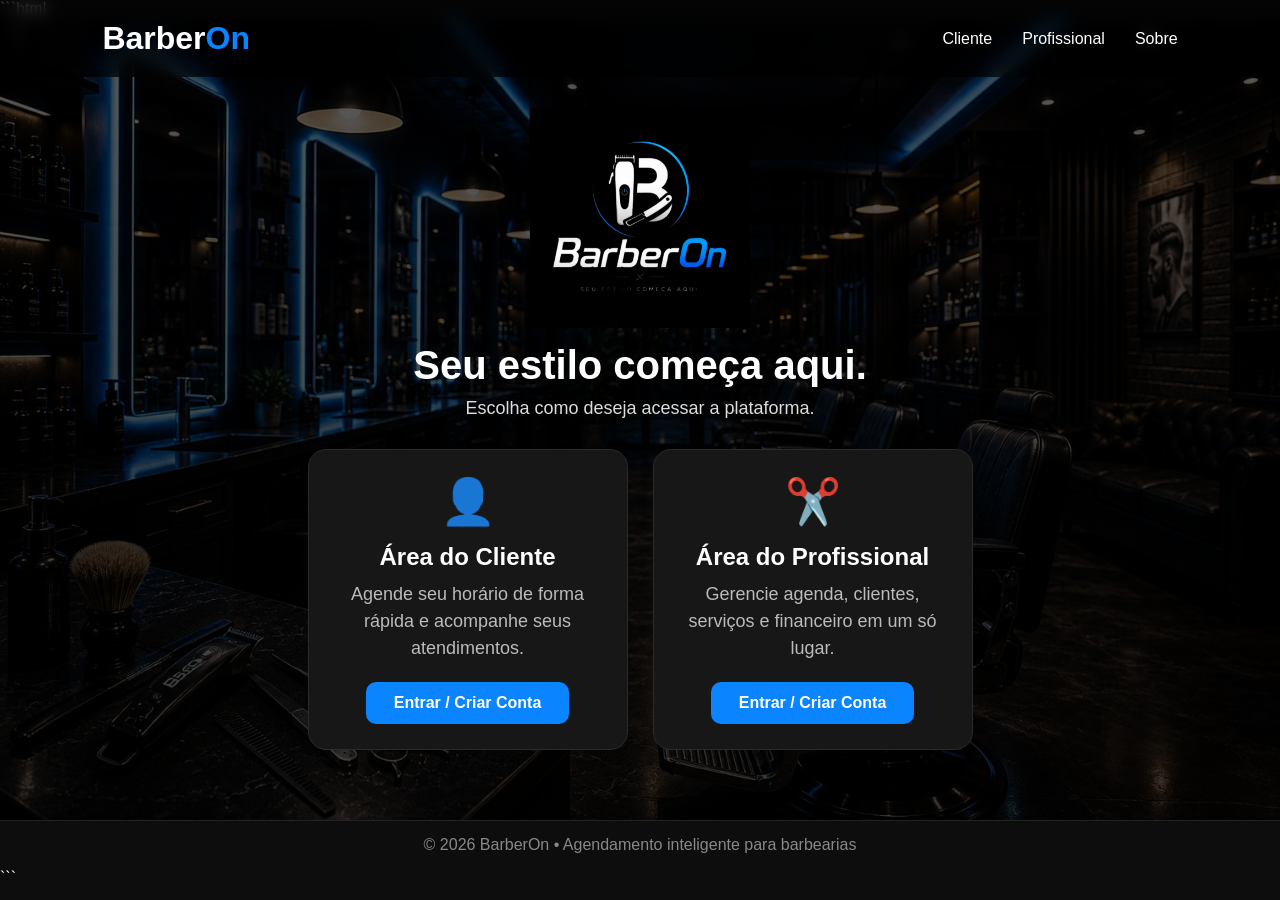
<file: index.html>
```html
<!DOCTYPE html>
<html lang="pt-BR">
<head>
<meta charset="UTF-8">
<meta name="viewport" content="width=device-width, initial-scale=1.0">

<title>BarberOn</title>

<link rel="stylesheet" href="style.css">

</head>

<body>

<nav class="navbar">

    <div class="logo-nav">
        Barber<span>On</span>
    </div>

    <ul>
        <li><a href="cliente.html">Cliente</a></li>
        <li><a href="profissional.html">Profissional</a></li>
        <li><a href="#">Sobre</a></li>
    </ul>

</nav>

<header class="hero">

    <div class="overlay">

        <img src="logo.png" class="logo" alt="BarberOn">

        <h1>Seu estilo começa aqui.</h1>

        <p>Escolha como deseja acessar a plataforma.</p>

        <div class="cards">

            <div class="card">

                <div class="icon">👤</div>

                <h2>Área do Cliente</h2>

                <p>
                    Agende seu horário de forma rápida e acompanhe seus atendimentos.
                </p>

                <a href="cliente.html" class="btn">
                    Entrar / Criar Conta
                </a>

            </div>

            <div class="card">

                <div class="icon">✂️</div>

                <h2>Área do Profissional</h2>

                <p>
                    Gerencie agenda, clientes, serviços e financeiro em um só lugar.
                </p>

                <a href="profissional.html" class="btn">
                    Entrar / Criar Conta
                </a>

            </div>

        </div>

    </div>

</header>

<footer>

    © 2026 BarberOn • Agendamento inteligente para barbearias

</footer>

</body>
</html>
```
</file>
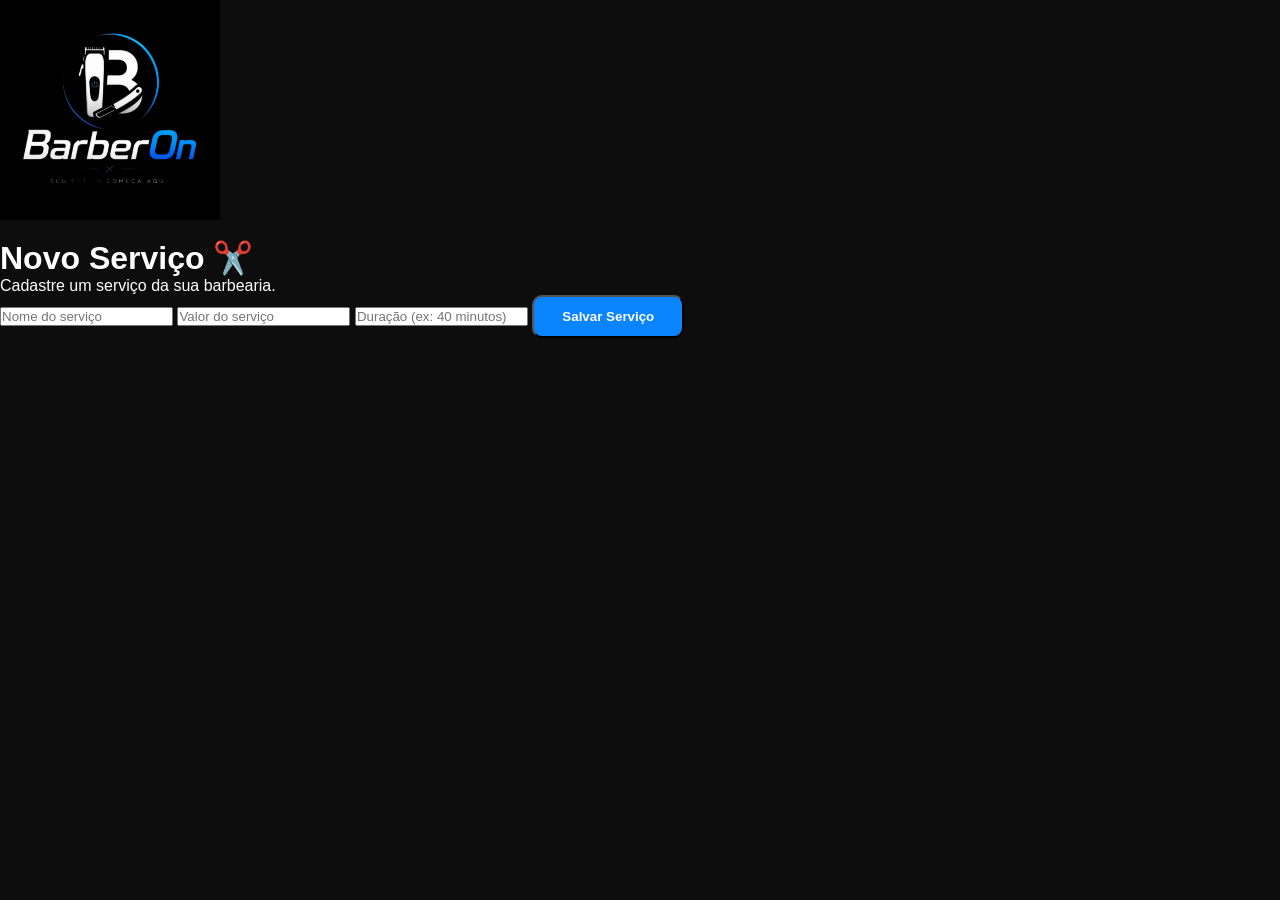
<file: adicionar_servico.html>
<!DOCTYPE html>
<html lang="pt-BR">

<head>

<meta charset="UTF-8">
<meta name="viewport" content="width=device-width, initial-scale=1.0">

<title>Adicionar Serviço - BarberOn</title>

<link rel="stylesheet" href="style.css">

</head>

<body>

<div class="tela-central">

<div class="formulario-servico">

<img src="logo.png" class="logo">

<h1>Novo Serviço ✂️</h1>

<p>Cadastre um serviço da sua barbearia.</p>


<input id="nomeServico" type="text" placeholder="Nome do serviço">

<input id="valorServico" type="text" placeholder="Valor do serviço">

<input id="duracaoServico" type="text" placeholder="Duração (ex: 40 minutos)">


<button type="button" class="btn" onclick="salvarServico()">
Salvar Serviço
</button>


</div>

</div>


<script>

function salvarServico(){

let nome = document.getElementById("nomeServico").value;
let valor = document.getElementById("valorServico").value;
let duracao = document.getElementById("duracaoServico").value;


if(nome === "" || valor === "" || duracao === ""){
alert("Preencha todos os campos");
return;
}


let servicos = JSON.parse(localStorage.getItem("servicos")) || [];


servicos.push({
nome: nome,
valor: valor,
duracao: duracao
});


localStorage.setItem("servicos", JSON.stringify(servicos));


alert("Serviço salvo com sucesso!");


window.location.replace("servicos.html");

}

</script>


</body>

</html>
</file>
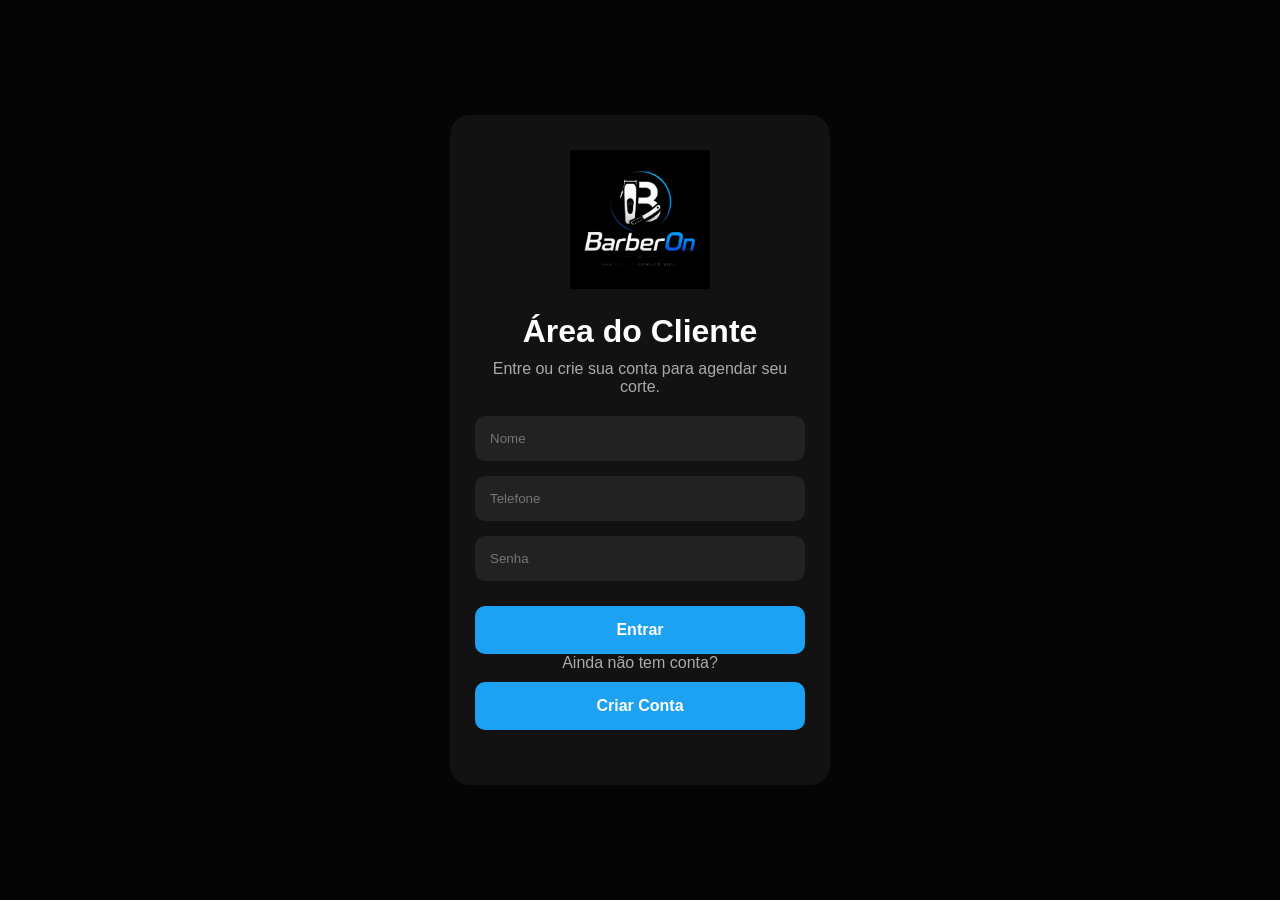
<file: cliente.html>
<!DOCTYPE html>
<html lang="pt-BR">
<head>
<meta charset="UTF-8">
<meta name="viewport" content="width=device-width, initial-scale=1.0">

<title>Cliente - BarberOn</title>

<link rel="stylesheet" href="style.css">

</head>

<body>

<header class="login-page">

<div class="login-box">

<img src="logo.png" class="logo" alt="BarberOn">

<h1>Área do Cliente</h1>

<p>Entre ou crie sua conta para agendar seu corte.</p>

<input type="text" placeholder="Nome">

<input type="tel" placeholder="Telefone">

<input type="password" placeholder="Senha">

<button class="btn">
Entrar
</button>

<p>
Ainda não tem conta?
<br>
<button class="btn">
Criar Conta
</button>
</p>

</div>

</header>

</body>
</html>
</file>
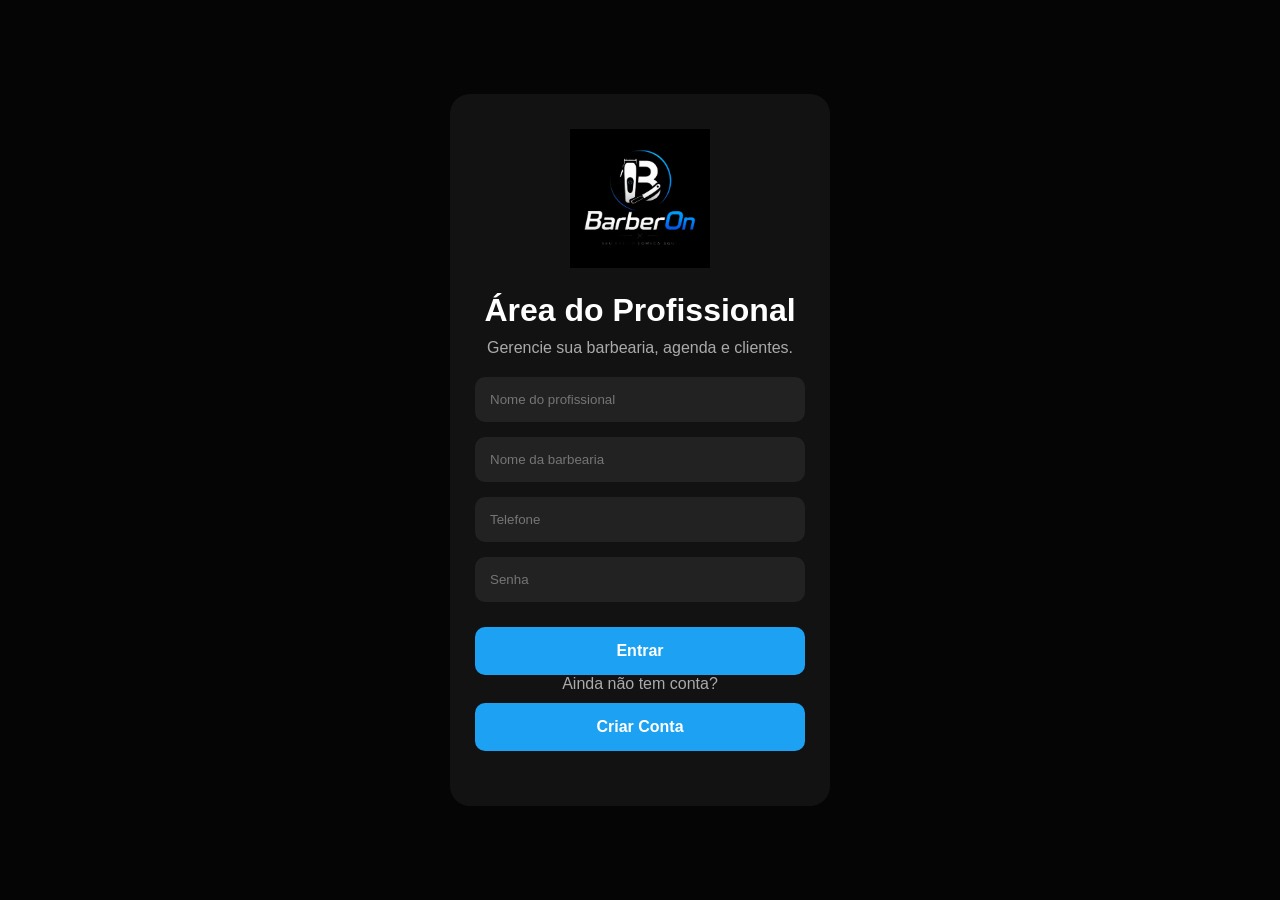
<file: profissional.html>
<!DOCTYPE html>
<html lang="pt-BR">
<head>

<meta charset="UTF-8">
<meta name="viewport" content="width=device-width, initial-scale=1.0">

<title>Profissional - BarberOn</title>

<link rel="stylesheet" href="style.css">

</head>

<body>

<header class="login-page">

<div class="login-box">

<img src="logo.png" class="logo" alt="BarberOn">

<h1>Área do Profissional</h1>

<p>Gerencie sua barbearia, agenda e clientes.</p>

<input type="text" placeholder="Nome do profissional">

<input type="text" placeholder="Nome da barbearia">

<input type="tel" placeholder="Telefone">

<input type="password" placeholder="Senha">

<button class="btn">
Entrar
</button>

<p>
Ainda não tem conta?
<br>

<button class="btn">
Criar Conta
</button>

</p>

</div>

</header>

</body>

</html>
</file>
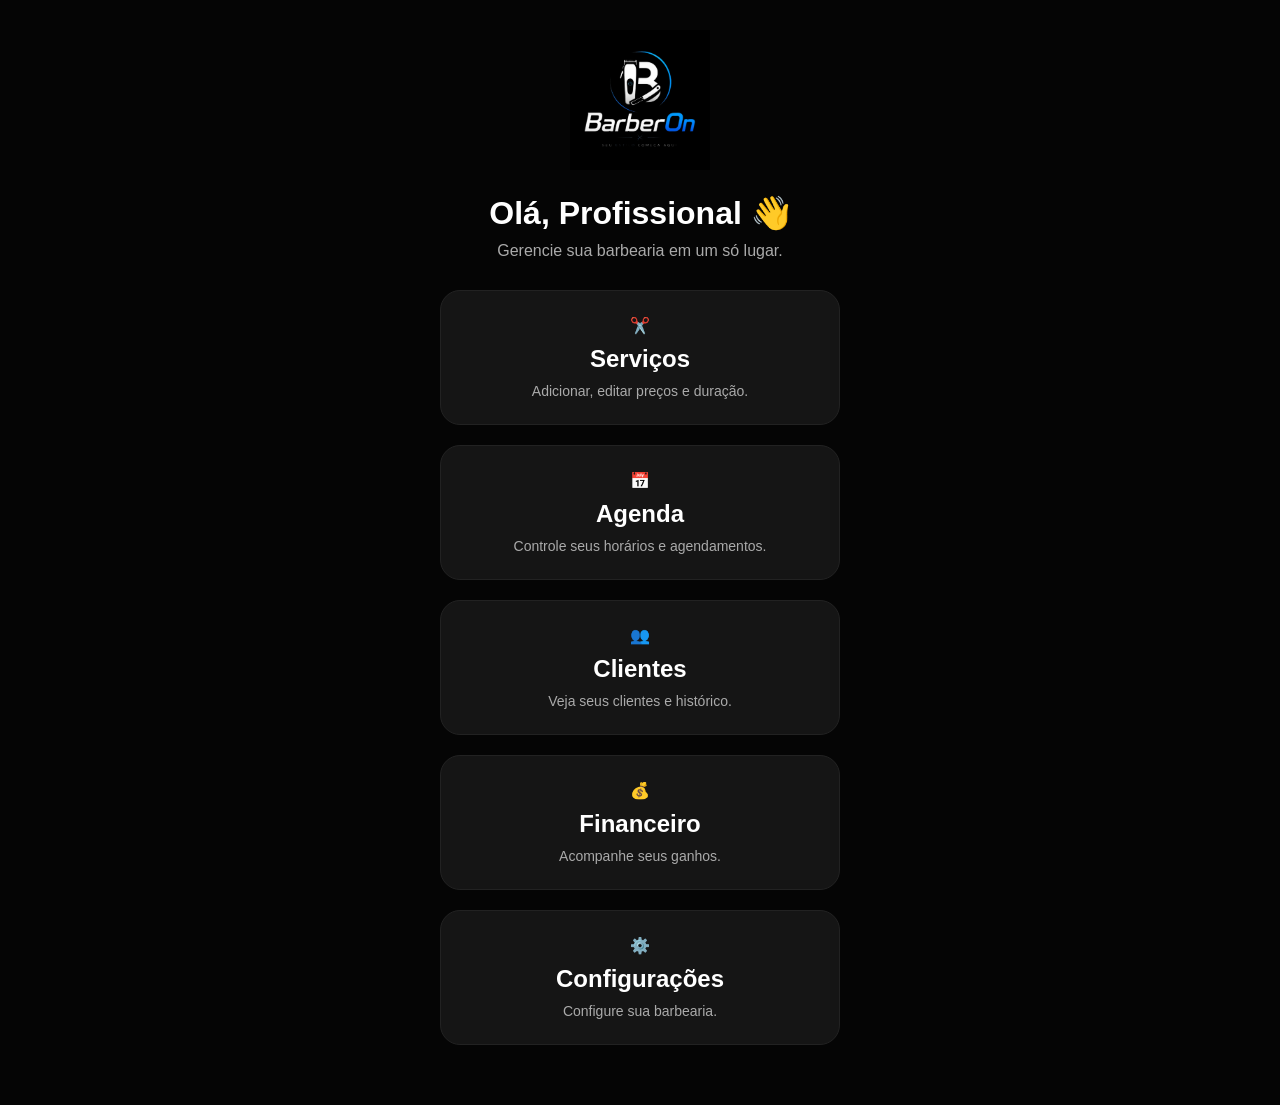
<file: profissional_home.html>
<!DOCTYPE html>
<html lang="pt-BR">

<head>

<meta charset="UTF-8">
<meta name="viewport" content="width=device-width, initial-scale=1.0">

<title>BarberOn Profissional</title>

<link rel="stylesheet" href="style.css">

</head>

<body>

<div class="painel">

<img src="logo.png" class="logo">

<h1>Olá, Profissional 👋</h1>

<p>Gerencie sua barbearia em um só lugar.</p>


<div class="menu-profissional">


<a href="servicos.html" style="text-decoration:none; color:white;">

<div class="opcao">

✂️

<h2>Serviços</h2>

<p>Adicionar, editar preços e duração.</p>

</div>

</a>


<a href="#" style="text-decoration:none; color:white;">

<div class="opcao">

📅

<h2>Agenda</h2>

<p>Controle seus horários e agendamentos.</p>

</div>

</a>


<a href="#" style="text-decoration:none; color:white;">

<div class="opcao">

👥

<h2>Clientes</h2>

<p>Veja seus clientes e histórico.</p>

</div>

</a>


<a href="#" style="text-decoration:none; color:white;">

<div class="opcao">

💰

<h2>Financeiro</h2>

<p>Acompanhe seus ganhos.</p>

</div>

</a>


<a href="#" style="text-decoration:none; color:white;">

<div class="opcao">

⚙️

<h2>Configurações</h2>

<p>Configure sua barbearia.</p>

</div>

</a>


</div>


</div>


</body>

</html>
</file>
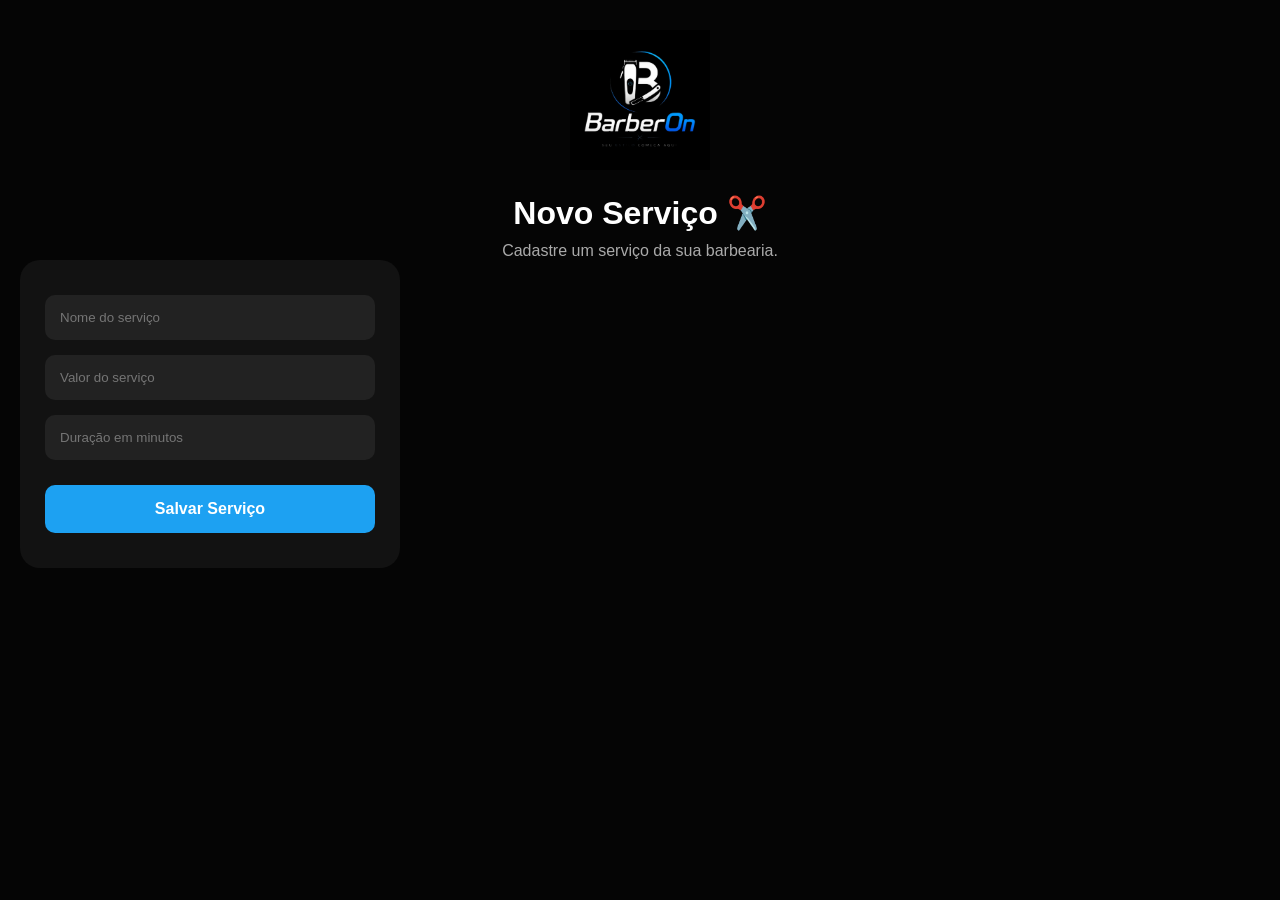
<file: servico.html>
<!DOCTYPE html>
<html lang="pt-BR">

<head>

<meta charset="UTF-8">
<meta name="viewport" content="width=device-width, initial-scale=1.0">

<title>Adicionar Serviço - BarberOn</title>

<link rel="stylesheet" href="style.css">

</head>

<body>

<div class="painel">

<img src="logo.png" class="logo">

<h1>Novo Serviço ✂️</h1>

<p>Cadastre um serviço da sua barbearia.</p>


<div class="login-box">


<input type="text" placeholder="Nome do serviço">


<input type="number" placeholder="Valor do serviço">


<input type="number" placeholder="Duração em minutos">


<button class="btn">
Salvar Serviço
</button>


</div>


</div>


</body>

</html>
</file>
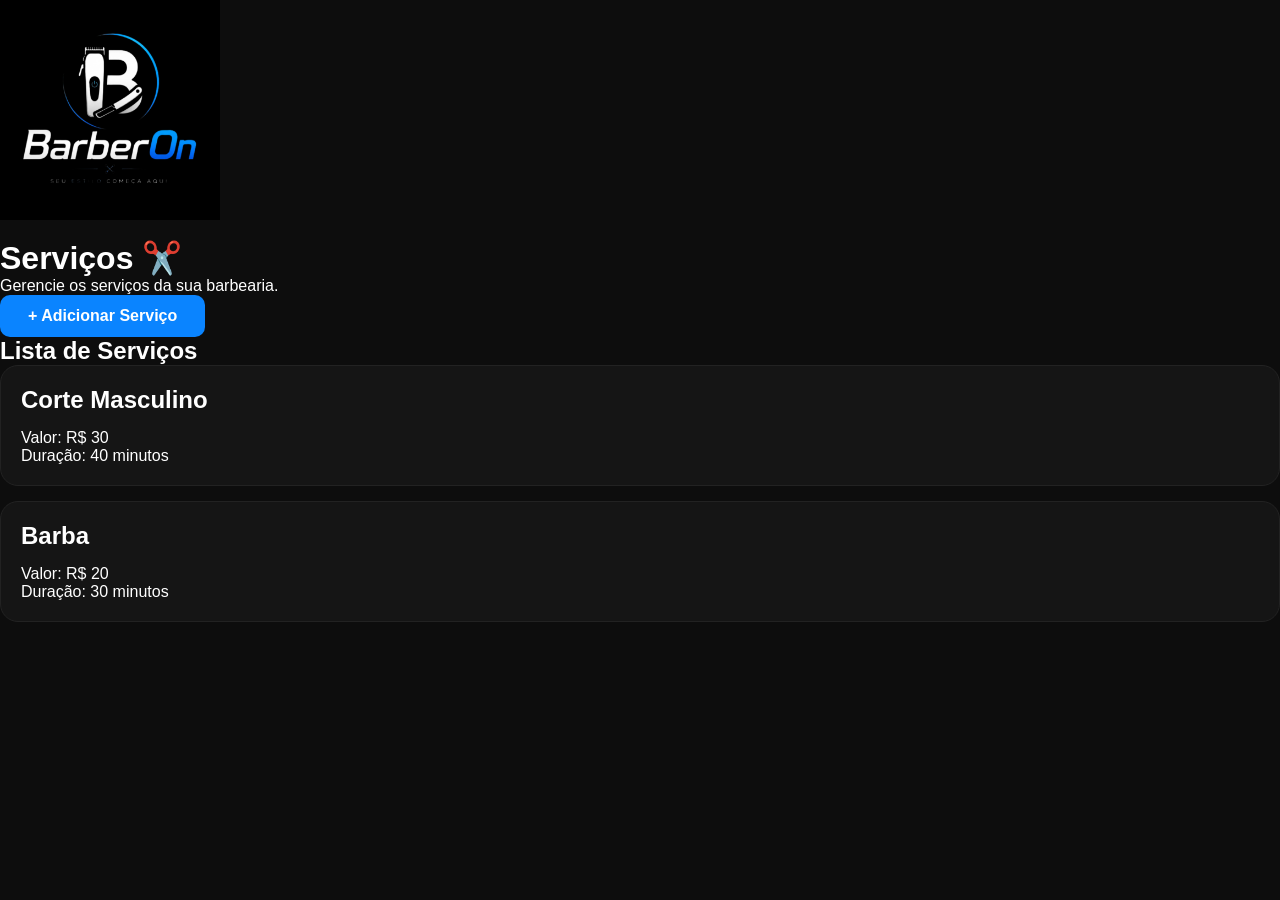
<file: servicos.html>
<!DOCTYPE html>
<html lang="pt-BR">

<head>

<meta charset="UTF-8">
<meta name="viewport" content="width=device-width, initial-scale=1.0">

<title>Serviços - BarberOn</title>

<link rel="stylesheet" href="style.css">

</head>

<body>

<div class="pagina">

<img src="logo.png" class="logo">

<h1>Serviços ✂️</h1>

<p>Gerencie os serviços da sua barbearia.</p>


<a href="adicionar_servico.html" class="btn">
+ Adicionar Serviço
</a>


<h2 class="titulo-lista">Lista de Serviços</h2>


<div id="listaServicos">


<div class="servico-box">

<h2>Corte Masculino</h2>

<p>Valor: R$ 30</p>

<p>Duração: 40 minutos</p>

</div>


<div class="servico-box">

<h2>Barba</h2>

<p>Valor: R$ 20</p>

<p>Duração: 30 minutos</p>

</div>


</div>


</div>


<script>

let lista = JSON.parse(localStorage.getItem("servicos")) || [];

let area = document.getElementById("listaServicos");


lista.forEach(function(servico){

area.innerHTML += `

<div class="servico-box">

<h2>${servico.nome}</h2>

<p>Valor: ${servico.valor}</p>

<p>Duração: ${servico.duracao}</p>

</div>

`;

});

</script>


</body>

</html>
</file>
<file: style.css>
*{
    margin:0;
    padding:0;
    box-sizing:border-box;
    max-width:100%;
}

html{
    scroll-behavior:smooth;
}

html, body{
    overflow-x:hidden;
}

body{
    font-family:Arial, Helvetica, sans-serif;
    background:#0d0d0d;
    color:#fff;
}

img{
    max-width:100%;
    height:auto;
}

/* MENU */

.navbar{
    position:fixed;
    top:0;
    left:0;
    width:100%;
    padding:20px 8%;
    display:flex;
    justify-content:space-between;
    align-items:center;
    background:rgba(0,0,0,.65);
    backdrop-filter:blur(8px);
    z-index:999;
}

.logo-nav{
    font-size:32px;
    font-weight:bold;
}

.logo-nav span{
    color:#0A84FF;
}

.navbar ul{
    display:flex;
    list-style:none;
    gap:30px;
}

.navbar a{
    color:#fff;
    text-decoration:none;
    transition:.3s;
}

.navbar a:hover{
    color:#0A84FF;
}

/* BANNER */

.hero{
    min-height:60vh;
    width:100%;
    background:
    linear-gradient(rgba(0,0,0,.65),rgba(0,0,0,.75)),
    url("banner.jpg") center center/cover no-repeat;
    display:flex;
    justify-content:center;
    align-items:center;
    text-align:center;
    padding:90px 20px 30px;
    overflow:hidden;
}

.overlay{
    max-width:900px;
}

.logo{
    width:220px;
    max-width:90%;
    margin-bottom:15px;
}

.hero h1{
    font-size:40px;
    margin-bottom:10px;
}

.hero p{
    font-size:18px;
    color:#ddd;
}

/* CARDS */

.cards{
    width:100%;
    display:flex;
    justify-content:center;
    gap:25px;
    flex-wrap:wrap;
    padding:30px 20px 40px;
}

.card{
    width:320px;
    max-width:350px;
    background:#171717;
    border:1px solid #2a2a2a;
    border-radius:18px;
    padding:25px;
    text-align:center;
    transition:.3s;
}

.card:hover{
    transform:translateY(-8px);
    border-color:#0A84FF;
}

.icon{
    font-size:45px;
    margin-bottom:15px;
}

.card h2{
    margin-bottom:10px;
}

.card p{
    color:#bbb;
    line-height:1.5;
    margin-bottom:20px;
}

.btn{
    display:inline-block;
    background:#0A84FF;
    color:white;
    text-decoration:none;
    padding:12px 28px;
    border-radius:10px;
    font-weight:bold;
    transition:.3s;
}

.btn:hover{
    background:#006fe0;
}

/* RODAPÉ */

footer{
    text-align:center;
    padding:15px;
    color:#888;
    border-top:1px solid #222;
}

/* CELULAR */

@media(max-width:768px){

    .navbar{
        flex-direction:column;
        gap:15px;
    }

    .navbar ul{
        gap:20px;
    }

    .hero{
        min-height:55vh;
        padding:100px 20px 30px;
    }

    .hero h1{
        font-size:32px;
    }

    .hero p{
        font-size:17px;
    }

    .logo{
        width:180px;
    }

    .cards{
        padding:25px 15px;
    }

    .card{
        width:100%;
    }
}

/* LOGIN */

.login-page{
    min-height:100vh;
    display:flex;
    justify-content:center;
    align-items:center;
    background:#050505;
    padding:20px;
}

.login-box{
    width:100%;
    max-width:380px;
    text-align:center;
    background:rgba(20,20,20,0.95);
    padding:35px 25px;
    border-radius:20px;
}

.login-box .logo{
    width:140px;
    margin-bottom:20px;
}

.login-box h1{
    color:white;
    margin-bottom:10px;
}

.login-box p{
    color:#aaa;
    margin-bottom:20px;
}

.login-box input{
    width:100%;
    padding:15px;
    margin-bottom:15px;
    border-radius:10px;
    border:none;
    outline:none;
    background:#222;
    color:white;
}

.login-box .btn{
    display:block;
    width:100%;
    padding:15px;
    margin-top:10px;
    border-radius:10px;
    border:none;
    background:#1da1f2;
    color:white;
    font-size:16px;
    cursor:pointer;
}

/* PAINEL */

.painel{
    min-height:100vh;
    background:#050505;
    color:white;
    text-align:center;
    padding:30px 20px;
}

.painel .logo{
    width:140px;
    margin-bottom:20px;
}

.painel h1{
    margin-bottom:10px;
}

.painel p{
    color:#aaa;
}

/* MENU PROFISSIONAL */

.menu-profissional{
    display:grid;
    gap:20px;
    max-width:400px;
    margin:30px auto;
}

.opcao{
    background:#151515;
    padding:25px 20px;
    border-radius:20px;
    border:1px solid #222;
    cursor:pointer;
    transition:.3s;
}

.opcao:hover{
    transform:translateY(-5px);
}

.opcao h2{
    margin:10px 0;
    color:white;
}

.opcao p{
    font-size:14px;
}

/* SERVIÇOS */

.lista-servicos{
    width:100%;
    max-width:500px;
    margin:20px auto;
}

.servico-box{
    background:#151515;
    border-radius:18px;
    padding:20px;
    margin-bottom:15px;
    text-align:left;
    border:1px solid #222;
}

.servico-box h2{
    color:white;
    margin-bottom:15px;
}

.informacao{
    color:#aaa;
    margin:8px 0;
    font-size:16px;
}

.servico-box .btn{
    width:auto;
    display:inline-block;
    margin-right:10px;
    margin-top:15px;
    padding:10px 20px;
}
</file>
